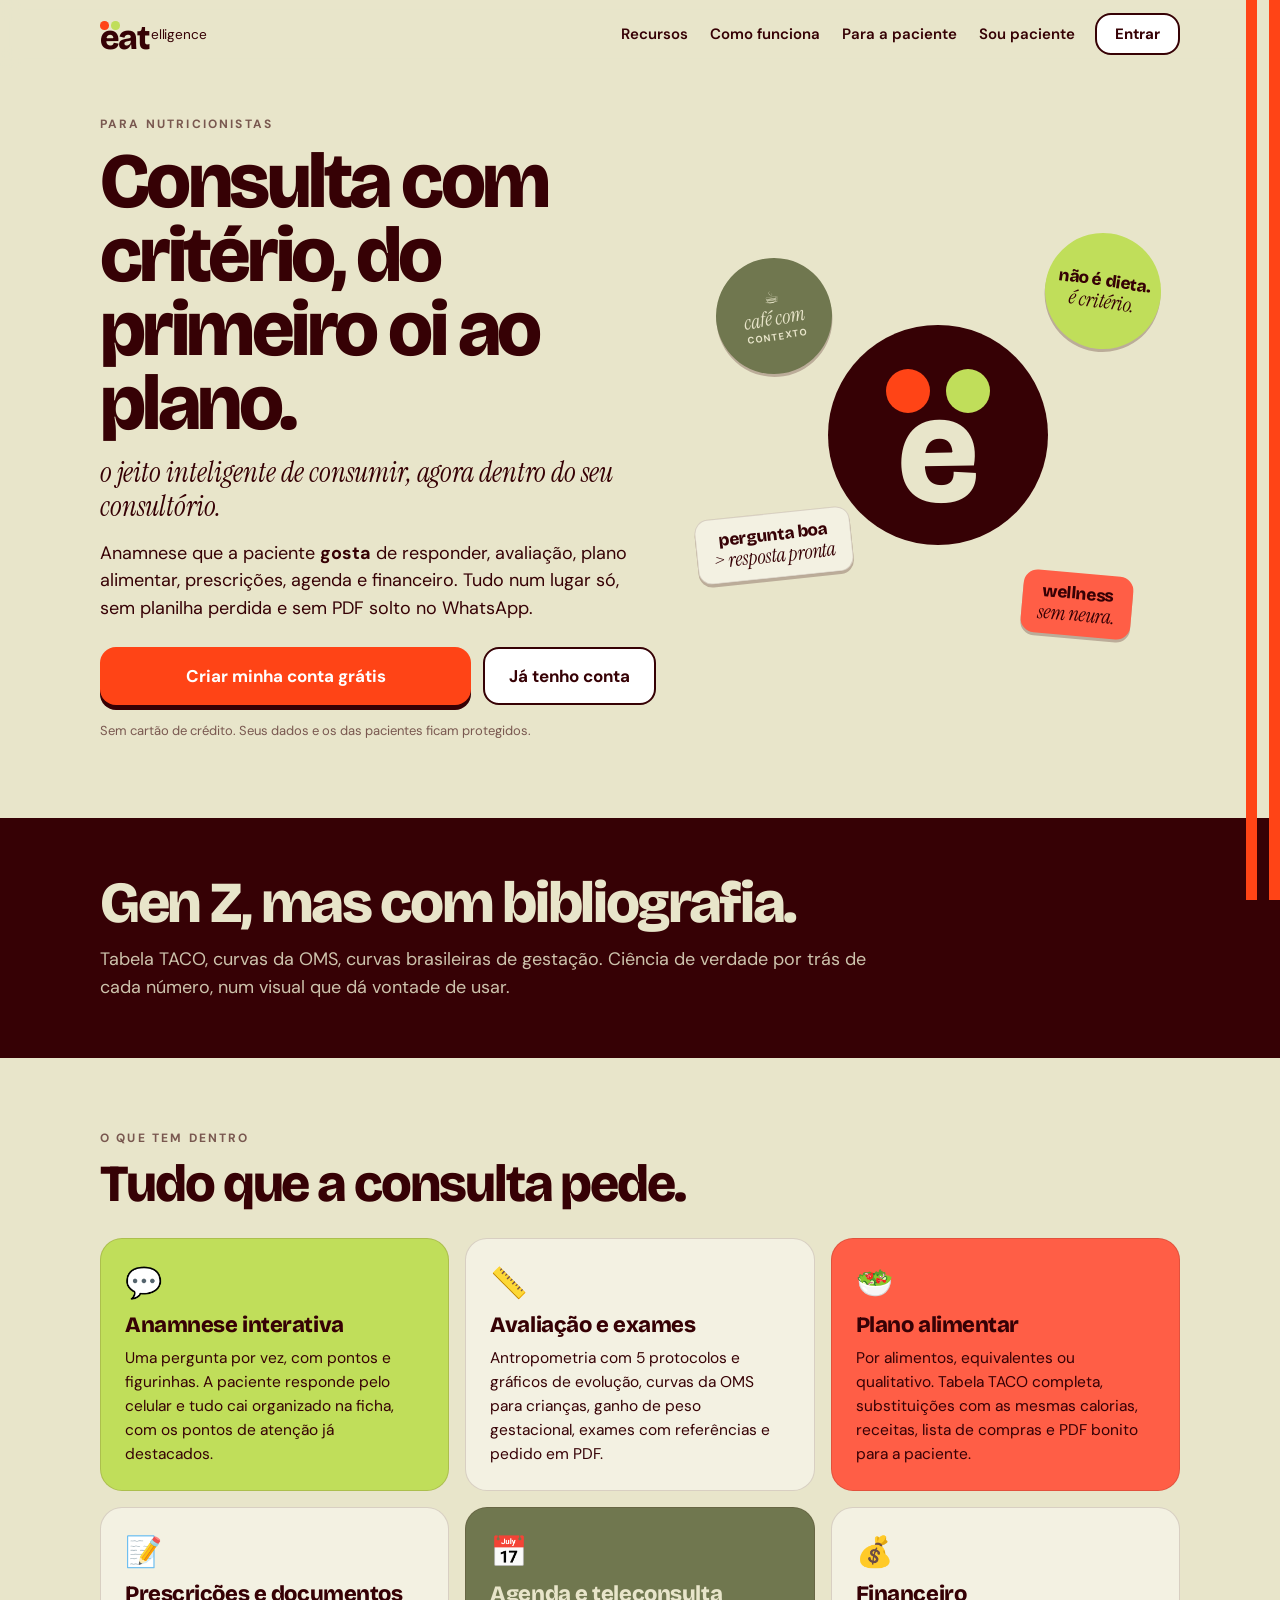
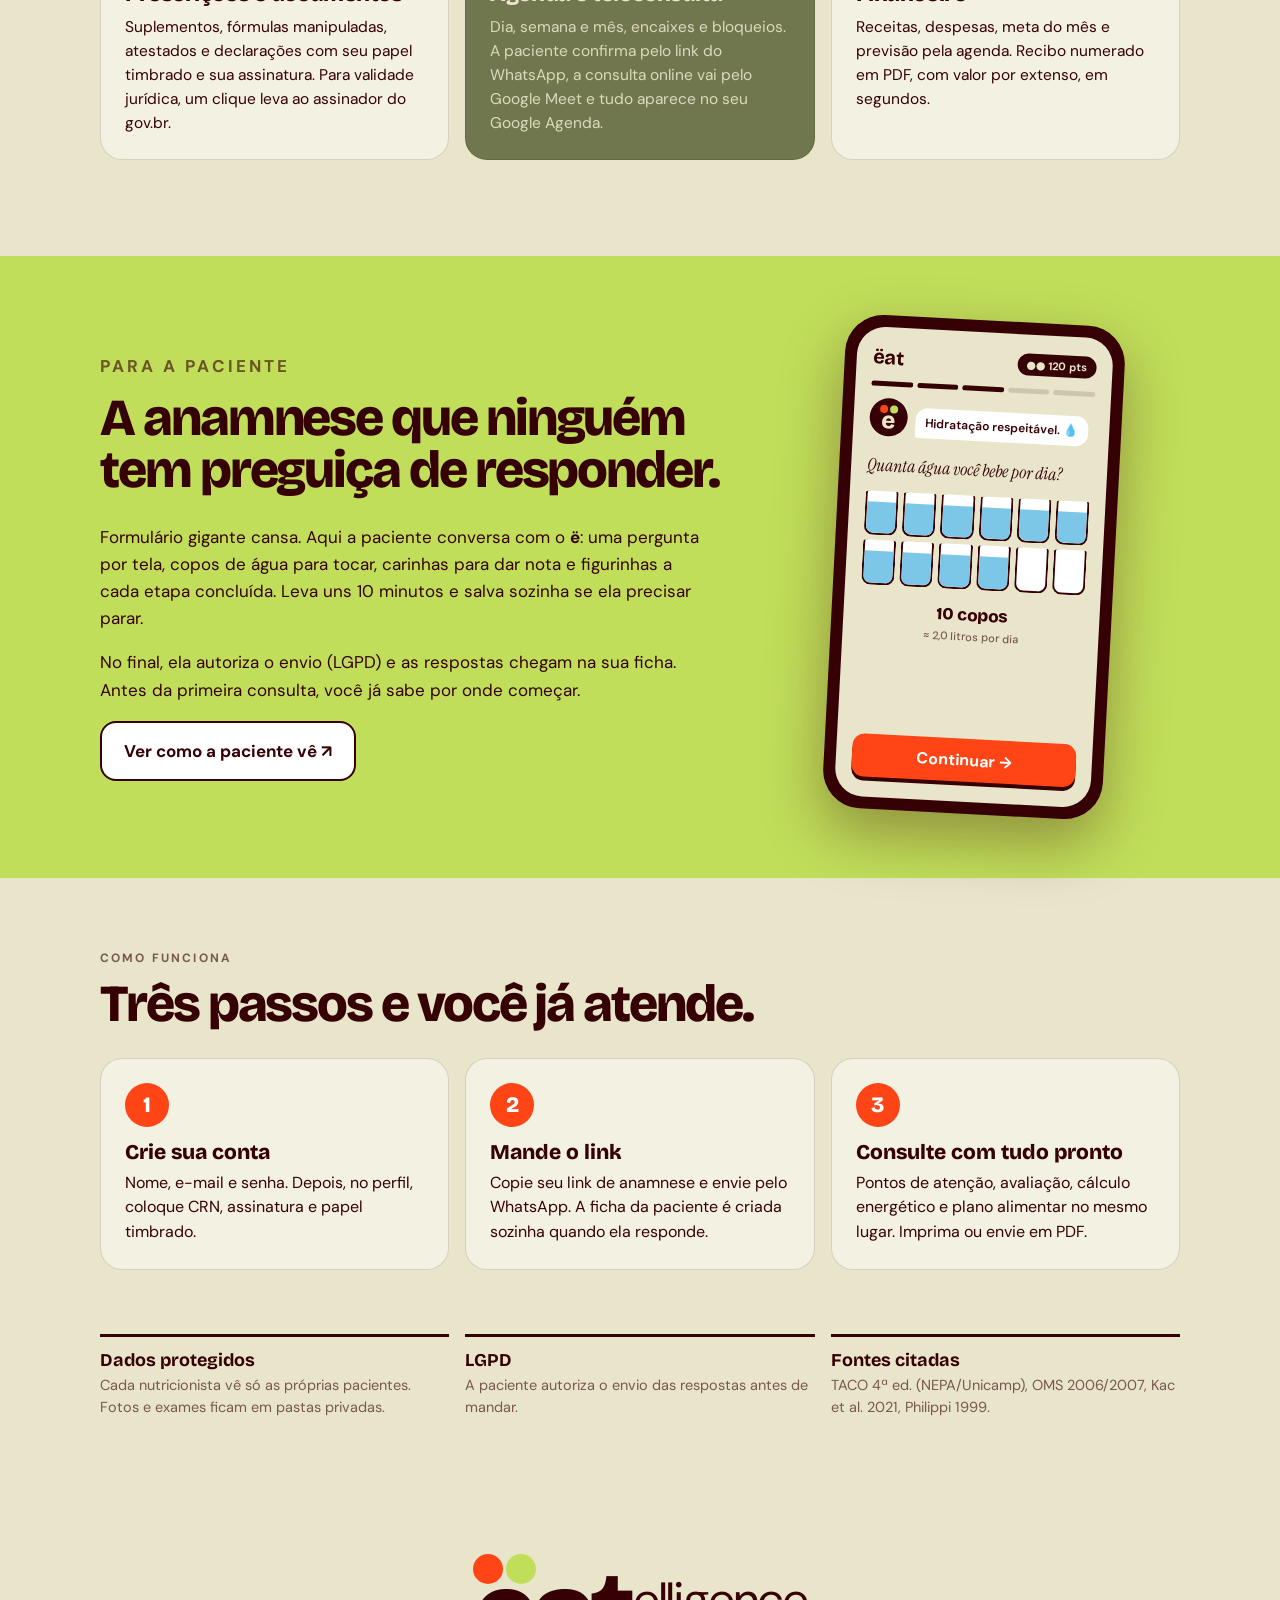
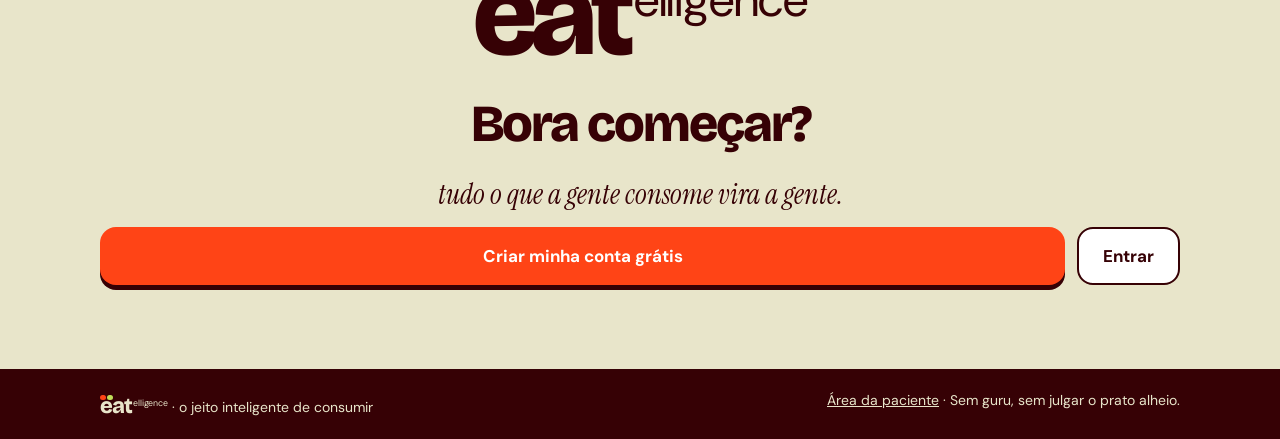
<file: index.html>
<!doctype html>
<html lang="pt-BR">
<head>
<meta charset="utf-8">
<meta name="viewport" content="width=device-width,initial-scale=1,viewport-fit=cover">
<meta name="theme-color" content="#E8E5CA">
<title>ëatelligence · o consultório de nutrição com critério</title>
<meta name="description" content="Anamnese que a paciente gosta de responder, avaliação, plano alimentar, prescrições, agenda e financeiro num só lugar. Para nutricionistas.">
<script>
  // links antigos de anamnese (com ?n= ou ?nome=) continuam funcionando: vão direto para o questionário
  (function () { var q = new URLSearchParams(location.search); if (q.has('n') || q.has('nome') || q.has('nutri')) location.replace('anamnese.html' + location.search); })();
</script>
<link rel="preconnect" href="https://fonts.googleapis.com">
<link rel="preconnect" href="https://fonts.gstatic.com" crossorigin>
<link href="https://fonts.googleapis.com/css2?family=Bricolage+Grotesque:opsz,wght@12..96,400..800&family=DM+Sans:opsz,wght@9..40,400..700&family=Instrument+Serif:ital@0;1&display=swap" rel="stylesheet">
<link rel="stylesheet" href="css/eat.css?v=20261121a">
<link rel="stylesheet" href="css/home.css?v=20261121a">
</head>
<body class="home">
<div class="listras" aria-hidden="true"><i></i><i></i></div>

<header class="home-topo">
  <div class="home-in home-topo-in">
    <a class="home-logo marca" href="#" aria-label="ëatelligence, início"><span class="m-e">e<i></i><i></i></span>at<span class="m-ell">elligence</span></a>
    <nav class="home-nav" aria-label="Seções">
      <a href="#recursos">Recursos</a>
      <a href="#como">Como funciona</a>
      <a href="#paciente">Para a paciente</a>
      <a href="minha-area.html">Sou paciente</a>
    </nav>
    <a class="btn sec home-entrar" href="painel.html">Entrar</a>
  </div>
</header>

<main>
  <!-- hero -->
  <section class="home-in hero-home">
    <div class="hero-texto">
      <p class="kicker-home">para nutricionistas</p>
      <h1>Consulta com critério, do primeiro oi ao plano.</h1>
      <p class="serif-home">o jeito inteligente de consumir, agora dentro do seu consultório.</p>
      <p class="hero-sub">Anamnese que a paciente <b>gosta</b> de responder, avaliação, plano alimentar, prescrições, agenda e financeiro. Tudo num lugar só, sem planilha perdida e sem PDF solto no WhatsApp.</p>
      <div class="hero-acoes">
        <a class="btn pri" href="painel.html#criar">Criar minha conta grátis</a>
        <a class="btn sec" href="painel.html">Já tenho conta</a>
      </div>
      <p class="nota">Sem cartão de crédito. Seus dados e os das pacientes ficam protegidos.</p>
    </div>
    <div class="hero-arte" aria-hidden="true">
      <div class="ee-grande-home"><i class="olho a"></i><i class="olho b"></i><span class="letra">e</span></div>
      <div class="fig t-lima redonda" style="--rot:8deg;top:2%;right:4%"><span class="g">não é dieta.</span><span class="s">é critério.</span></div>
      <div class="fig t-creme" style="--rot:-6deg;bottom:16%;left:0"><span class="g">pergunta boa</span><span class="s">&gt; resposta pronta</span></div>
      <div class="fig t-coral" style="--rot:5deg;bottom:2%;right:10%"><span class="g">wellness</span><span class="s">sem neura.</span></div>
      <div class="fig t-musgo redonda" style="--rot:-9deg;top:8%;left:4%"><span class="g">☕</span><span class="s">café com</span><span class="c">contexto</span></div>
    </div>
  </section>

  <!-- faixa manifesto -->
  <section class="faixa-bordo">
    <div class="home-in">
      <p class="faixa-titulo">Gen Z, mas com bibliografia.</p>
      <p class="faixa-sub">Tabela TACO, curvas da OMS, curvas brasileiras de gestação. Ciência de verdade por trás de cada número, num visual que dá vontade de usar.</p>
    </div>
  </section>

  <!-- recursos -->
  <section class="home-in secao" id="recursos">
    <p class="kicker-home">o que tem dentro</p>
    <h2>Tudo que a consulta pede.</h2>
    <div class="recursos">
      <article class="recurso t-lima">
        <span class="rec-ic" aria-hidden="true">💬</span>
        <h3>Anamnese interativa</h3>
        <p>Uma pergunta por vez, com pontos e figurinhas. A paciente responde pelo celular e tudo cai organizado na ficha, com os pontos de atenção já destacados.</p>
      </article>
      <article class="recurso t-creme">
        <span class="rec-ic" aria-hidden="true">📏</span>
        <h3>Avaliação e exames</h3>
        <p>Antropometria com 5 protocolos e gráficos de evolução, curvas da OMS para crianças, ganho de peso gestacional, exames com referências e pedido em PDF.</p>
      </article>
      <article class="recurso t-coral">
        <span class="rec-ic" aria-hidden="true">🥗</span>
        <h3>Plano alimentar</h3>
        <p>Por alimentos, equivalentes ou qualitativo. Tabela TACO completa, substituições com as mesmas calorias, receitas, lista de compras e PDF bonito para a paciente.</p>
      </article>
      <article class="recurso t-creme">
        <span class="rec-ic" aria-hidden="true">📝</span>
        <h3>Prescrições e documentos</h3>
        <p>Suplementos, fórmulas manipuladas, atestados e declarações com seu papel timbrado e sua assinatura. Para validade jurídica, um clique leva ao assinador do gov.br.</p>
      </article>
      <article class="recurso t-musgo">
        <span class="rec-ic" aria-hidden="true">📅</span>
        <h3>Agenda e teleconsulta</h3>
        <p>Dia, semana e mês, encaixes e bloqueios. A paciente confirma pelo link do WhatsApp, a consulta online vai pelo Google Meet e tudo aparece no seu Google Agenda.</p>
      </article>
      <article class="recurso t-creme">
        <span class="rec-ic" aria-hidden="true">💰</span>
        <h3>Financeiro</h3>
        <p>Receitas, despesas, meta do mês e previsão pela agenda. Recibo numerado em PDF, com valor por extenso, em segundos.</p>
      </article>
    </div>
  </section>

  <!-- paciente -->
  <section class="secao-paciente" id="paciente">
    <div class="home-in paciente-grade">
      <div>
        <p class="kicker-home">para a paciente</p>
        <h2>A anamnese que ninguém tem preguiça de responder.</h2>
        <p>Formulário gigante cansa. Aqui a paciente conversa com o <b>ë</b>: uma pergunta por tela, copos de água para tocar, carinhas para dar nota e figurinhas a cada etapa concluída. Leva uns 10 minutos e salva sozinha se ela precisar parar.</p>
        <p>No final, ela autoriza o envio (LGPD) e as respostas chegam na sua ficha. Antes da primeira consulta, você já sabe por onde começar.</p>
        <a class="btn sec" href="anamnese.html">Ver como a paciente vê ↗</a>
      </div>
      <div class="celular" aria-hidden="true">
        <div class="cel-tela">
          <div class="cel-topo"><b>ëat</b><span class="cel-pts">●● 120 pts</span></div>
          <div class="cel-barra"><i style="width:100%"></i><i style="width:100%"></i><i style="width:40%"></i><i></i><i></i></div>
          <div class="cel-guia"><span class="cel-ee"><i></i><i></i>e</span><span class="cel-balao">Hidratação respeitável. 💧</span></div>
          <p class="cel-perg">Quanta água você bebe por dia?</p>
          <div class="cel-copos"><i class="on"></i><i class="on"></i><i class="on"></i><i class="on"></i><i class="on"></i><i class="on"></i><i class="on"></i><i class="on"></i><i class="on"></i><i class="on"></i><i></i><i></i></div>
          <p class="cel-total">10 copos <small>≈ 2,0 litros por dia</small></p>
          <span class="cel-btn">Continuar →</span>
        </div>
      </div>
    </div>
  </section>

  <!-- como funciona -->
  <section class="home-in secao" id="como">
    <p class="kicker-home">como funciona</p>
    <h2>Três passos e você já atende.</h2>
    <ol class="passos">
      <li><span class="passo-n">1</span><h3>Crie sua conta</h3><p>Nome, e-mail e senha. Depois, no perfil, coloque CRN, assinatura e papel timbrado.</p></li>
      <li><span class="passo-n">2</span><h3>Mande o link</h3><p>Copie seu link de anamnese e envie pelo WhatsApp. A ficha da paciente é criada sozinha quando ela responde.</p></li>
      <li><span class="passo-n">3</span><h3>Consulte com tudo pronto</h3><p>Pontos de atenção, avaliação, cálculo energético e plano alimentar no mesmo lugar. Imprima ou envie em PDF.</p></li>
    </ol>
  </section>

  <!-- confiança -->
  <section class="home-in secao confianca">
    <div class="conf-item"><b>Dados protegidos</b><span>Cada nutricionista vê só as próprias pacientes. Fotos e exames ficam em pastas privadas.</span></div>
    <div class="conf-item"><b>LGPD</b><span>A paciente autoriza o envio das respostas antes de mandar.</span></div>
    <div class="conf-item"><b>Fontes citadas</b><span>TACO 4ª ed. (NEPA/Unicamp), OMS 2006/2007, Kac et al. 2021, Philippi 1999.</span></div>
  </section>

  <!-- cta final -->
  <section class="cta-final">
    <div class="home-in">
      <div class="marca marca-grande" role="img" aria-label="ëatelligence"><span class="m-e">e<i></i><i></i></span>at<span class="m-ell">elligence</span></div>
      <h2>Bora começar?</h2>
      <p class="serif-home">tudo o que a gente consome vira a gente.</p>
      <div class="hero-acoes" style="justify-content:center">
        <a class="btn pri" href="painel.html#criar">Criar minha conta grátis</a>
        <a class="btn sec" href="painel.html">Entrar</a>
      </div>
    </div>
  </section>
</main>

<footer class="home-rodape">
  <div class="home-in">
    <span><b class="marca marca-rodape"><span class="m-e">e<i></i><i></i></span>at<span class="m-ell">elligence</span></b> · o jeito inteligente de consumir</span>
    <span><a href="minha-area.html" style="color:inherit">Área da paciente</a> · Sem guru, sem julgar o prato alheio.</span>
  </div>
</footer>
</body>
</html>
</file>
<file: css/eat.css>
:root{
  --coral:#FF5E46; --laranja:#FF4416; --bordo:#360105; --lima:#C0DE5A; --musgo:#70774F; --creme:#E8E5CA;
  --papel:#F3F1E2; --linha:rgba(54,1,5,.14); --suave:rgba(54,1,5,.62);
  --titulo:'Bricolage Grotesque',system-ui,sans-serif;
  --serif:'Instrument Serif',Georgia,serif;
  --texto:'DM Sans',system-ui,sans-serif;
  --r:22px;
}
*{box-sizing:border-box}
html,body{margin:0}
body{font-family:var(--texto);background:var(--creme);color:var(--bordo);-webkit-font-smoothing:antialiased;min-height:100vh;overflow-x:hidden}
button{font:inherit;color:inherit}
.listras{position:fixed;top:0;right:0;bottom:0;width:34px;display:flex;gap:12px;justify-content:flex-end;pointer-events:none;z-index:0}
.listras i{width:11px;background:var(--laranja)}
@media (max-width:700px){.listras{width:18px;gap:6px}.listras i{width:6px}}

/* topo */
.topo{position:sticky;top:0;z-index:10;background:rgba(232,229,202,.92);backdrop-filter:blur(10px);-webkit-backdrop-filter:blur(10px);padding:14px 16px 12px}
.topo-in{max-width:660px;margin:0 auto;display:flex;align-items:center;gap:12px}
.logo{font-family:var(--titulo);font-weight:800;font-size:24px;letter-spacing:-.03em;line-height:1;display:flex;align-items:baseline;gap:6px}
.logo small{font-family:var(--texto);font-weight:600;font-size:11px;letter-spacing:.16em;text-transform:uppercase}
.pontos{margin-left:auto;display:flex;align-items:center;gap:6px;background:var(--bordo);color:var(--creme);border-radius:999px;padding:6px 12px 6px 8px;font-weight:700;font-size:14px}
.pontos b{display:inline-flex;gap:3px}
.pontos b i{width:8px;height:8px;border-radius:50%;background:var(--laranja)}
.pontos b i+i{background:var(--lima)}
.trilha{max-width:660px;margin:12px auto 0;display:flex;gap:6px}
.trilha .seg{flex:1;height:7px;border-radius:99px;background:var(--linha);overflow:hidden}
.trilha .seg i{display:block;height:100%;width:0;background:var(--bordo);border-radius:99px;transition:width .45s cubic-bezier(.2,.8,.2,1)}
.trilha .seg.atual i{background:var(--laranja)}
.etapa-label{max-width:660px;margin:8px auto 0;font-size:11px;font-weight:700;letter-spacing:.16em;text-transform:uppercase;color:var(--suave)}

main{position:relative;z-index:1;max-width:660px;margin:0 auto;padding:12px 16px 150px}

/* mascote ë */
.guia{display:flex;align-items:flex-end;gap:12px;margin:8px 0 16px}
.ee{flex:none;width:56px;height:56px;border-radius:50%;background:var(--bordo);position:relative;display:grid;place-items:center;animation:respira 3.2s ease-in-out infinite}
.ee .letra{font-family:var(--titulo);font-weight:800;font-size:38px;color:var(--creme);line-height:1;margin-top:8px}
.ee .olho{position:absolute;top:11px;width:12px;height:12px;border-radius:50%;animation:pisca 4.5s infinite}
.ee .olho.a{left:15px;background:var(--laranja)}
.ee .olho.b{right:15px;background:var(--lima);animation-delay:.05s}
.ee.feliz{animation:pula .5s ease}
.ee.grande{width:96px;height:96px}
.ee.grande .letra{font-size:66px;margin-top:12px}
.ee.grande .olho{width:20px;height:20px;top:18px}
.ee.grande .olho.a{left:25px}.ee.grande .olho.b{right:25px}
@keyframes pisca{0%,92%,100%{transform:scaleY(1)}95%{transform:scaleY(.1)}}
@keyframes respira{0%,100%{transform:translateY(0)}50%{transform:translateY(-3px)}}
@keyframes pula{0%{transform:scale(1)}40%{transform:scale(1.15) rotate(-6deg)}100%{transform:scale(1)}}
.balao{background:#fff;border-radius:18px 18px 18px 4px;padding:11px 15px;font-size:15px;line-height:1.4;font-weight:500;box-shadow:0 2px 0 var(--linha);max-width:100%;animation:entra .3s ease}

/* cartões */
.card{background:var(--papel);border-radius:var(--r);padding:28px 22px 26px;animation:entra .38s cubic-bezier(.2,.8,.2,1);border:1px solid var(--linha)}
@keyframes entra{from{opacity:0;transform:translateY(14px)}to{opacity:1;transform:none}}
.kicker{font-size:11px;font-weight:700;letter-spacing:.16em;text-transform:uppercase;color:var(--suave);margin:0 0 10px}
.pergunta{font-family:var(--serif);font-style:italic;font-weight:400;font-size:clamp(30px,7.2vw,42px);line-height:1.05;letter-spacing:-.01em;margin:0 0 8px}
.ajuda{color:var(--suave);margin:0 0 20px;font-size:15px;line-height:1.45}
.opcional{display:inline-block;font-size:11px;font-weight:700;letter-spacing:.12em;text-transform:uppercase;background:var(--creme);border-radius:99px;padding:3px 9px;margin-left:4px;vertical-align:middle;font-family:var(--texto);font-style:normal}

/* opções */
.opcoes{display:grid;gap:10px;grid-template-columns:repeat(auto-fill,minmax(148px,1fr))}
.op{border:2px solid var(--linha);background:#fff;border-radius:16px;padding:14px 14px;text-align:left;cursor:pointer;display:flex;gap:12px;align-items:center;font-weight:600;font-size:16px;line-height:1.25;transition:transform .15s,border-color .15s,background .15s}
.op .e{font-size:26px;line-height:1;flex:none}
.op:hover{transform:translateY(-2px);border-color:var(--bordo)}
.op.on{background:var(--bordo);color:var(--creme);border-color:var(--bordo)}
.op.on .e{animation:pula .4s}
.chips{display:flex;flex-wrap:wrap;gap:8px}
.chip{border:2px solid var(--linha);background:#fff;border-radius:999px;padding:10px 15px;font-weight:600;font-size:15px;cursor:pointer;display:inline-flex;gap:7px;align-items:center;transition:.15s}
.chip:hover{border-color:var(--bordo)}
.chip.on{background:var(--lima);border-color:var(--bordo)}
.chip.on::after{content:"✓";font-weight:800}

input.campo,textarea.campo{width:100%;font:inherit;font-size:20px;font-weight:600;padding:15px 17px;border:2px solid var(--linha);border-radius:16px;background:#fff;color:var(--bordo);outline:none;transition:border-color .15s}
textarea.campo{font-size:17px;font-weight:500;min-height:130px;resize:vertical;line-height:1.45}
input.campo:focus,textarea.campo:focus{border-color:var(--bordo);box-shadow:0 0 0 4px rgba(192,222,90,.55)}
.num{display:flex;gap:10px;align-items:center}
.num input{text-align:center;font-family:var(--titulo);font-size:34px;font-weight:800}
.mais{flex:none;width:58px;height:58px;border-radius:16px;border:2px solid var(--linha);background:#fff;font-size:28px;font-weight:700;cursor:pointer}
.mais:active{transform:scale(.94)}
.unid{font-weight:700;color:var(--suave);font-size:18px;flex:none}

.escala{display:grid;grid-template-columns:repeat(5,1fr);gap:8px}
.escala button{border:2px solid var(--linha);background:#fff;border-radius:16px;padding:12px 4px 10px;cursor:pointer;display:flex;flex-direction:column;align-items:center;gap:6px;transition:.15s}
.escala button .e{font-size:30px;line-height:1}
.escala button small{font-size:12px;font-weight:600;line-height:1.15;text-align:center}
.escala button:hover{transform:translateY(-2px)}
.escala button.on{background:var(--coral);border-color:var(--bordo)}

.regua{padding:8px 0 4px}
.regua .valor{font-family:var(--titulo);font-weight:800;font-size:64px;line-height:1;text-align:center;letter-spacing:-.03em}
.regua .valor span{font-size:22px;font-weight:600;margin-left:6px;letter-spacing:0}
.regua .emo{text-align:center;font-size:34px;margin:6px 0 10px}
input[type=range]{width:100%;-webkit-appearance:none;appearance:none;height:14px;border-radius:99px;background:linear-gradient(90deg,var(--lima) var(--p,50%),#fff var(--p,50%));border:2px solid var(--bordo);outline:none}
input[type=range]::-webkit-slider-thumb{-webkit-appearance:none;width:34px;height:34px;border-radius:50%;background:var(--laranja);border:3px solid var(--bordo);cursor:grab}
input[type=range]::-moz-range-thumb{width:30px;height:30px;border-radius:50%;background:var(--laranja);border:3px solid var(--bordo);cursor:grab}
.regua .ext{display:flex;justify-content:space-between;font-size:13px;font-weight:600;color:var(--suave);margin-top:8px}

.copos{display:grid;grid-template-columns:repeat(8,1fr);gap:7px}
.opcoes.largas{grid-template-columns:1fr}
.op .desc{display:block;font-weight:500;font-size:13px;opacity:.75;margin-top:3px;line-height:1.35}
.copo{aspect-ratio:3/4;border:2px solid var(--bordo);border-top-width:0;border-radius:4px 4px 14px 14px;background:#fff;cursor:pointer;position:relative;overflow:hidden;padding:0}
.copo::before{content:"";position:absolute;left:0;right:0;bottom:0;height:0;background:#7cc6e8;transition:height .3s cubic-bezier(.2,.8,.2,1)}
.copo.on::before{height:78%}
.copo.on{animation:pula .35s}
.agua-total{text-align:center;margin:16px 0 4px;font-family:var(--titulo);font-weight:800;font-size:28px}
.agua-total small{display:block;font-family:var(--texto);font-weight:500;font-size:14px;color:var(--suave)}
.link{background:none;border:none;text-decoration:underline;cursor:pointer;color:var(--suave);font-weight:600;padding:6px 0}

.freq{display:flex;flex-direction:column;gap:10px}
.freq-linha{background:#fff;border-radius:16px;padding:10px 12px;display:grid;grid-template-columns:minmax(110px,1fr) 2.4fr;gap:10px;align-items:center;border:2px solid transparent;transition:.2s}
.freq-linha.ok{border-color:var(--lima)}
.freq-nome{font-weight:700;display:flex;gap:8px;align-items:center;font-size:15px}
.freq-nome .e{font-size:22px}
.freq-ops{display:grid;grid-template-columns:repeat(4,1fr);gap:5px}
.freq-ops button{border:1.5px solid var(--linha);background:var(--papel);border-radius:10px;padding:8px 2px;font-size:12px;font-weight:700;cursor:pointer}
.freq-ops button.on{background:var(--bordo);color:var(--creme);border-color:var(--bordo)}
@media (max-width:520px){.freq-linha{grid-template-columns:1fr}}

/* abertura de etapa */
.abertura{border-radius:var(--r);padding:34px 24px 30px;position:relative;overflow:hidden;animation:entra .4s cubic-bezier(.2,.8,.2,1)}
.abertura .num-etapa{font-size:12px;font-weight:700;letter-spacing:.16em;text-transform:uppercase;margin:0 0 18px}
.abertura h2{font-family:var(--titulo);font-weight:800;font-size:clamp(40px,10vw,62px);line-height:.95;letter-spacing:-.035em;margin:0 0 14px}
.abertura p{font-family:var(--serif);font-style:italic;font-size:24px;line-height:1.2;margin:0;max-width:30ch}
.abertura .trema{position:absolute;right:22px;top:24px;display:flex;gap:10px}
.abertura .trema i{width:30px;height:24px;border-radius:50%;background:currentColor;opacity:.9}
.t-lima{background:var(--lima);color:var(--bordo)}
.t-coral{background:var(--coral);color:var(--bordo)}
.t-bordo{background:var(--bordo);color:var(--creme)}
.t-musgo{background:var(--musgo);color:var(--creme)}
.t-creme{background:var(--papel);color:var(--bordo);border:1px solid var(--linha)}

/* figurinhas */
.conquista{display:flex;align-items:center;gap:16px;margin:0 0 18px;padding:14px 16px;background:#fff;border-radius:18px;border:1px solid var(--linha);animation:entra .4s}
.conquista .tit{font-size:11px;font-weight:700;letter-spacing:.16em;text-transform:uppercase;color:var(--suave)}
.conquista .nome{font-family:var(--titulo);font-weight:800;font-size:19px;letter-spacing:-.01em}
.fig{flex:none;display:inline-flex;flex-direction:column;align-items:center;justify-content:center;text-align:center;padding:12px 16px;border-radius:14px;line-height:1;transform:rotate(var(--rot,-4deg));box-shadow:0 3px 0 rgba(54,1,5,.25);animation:cola .55s cubic-bezier(.2,1.6,.4,1)}
.fig .g{font-family:var(--titulo);font-weight:800;font-size:17px;letter-spacing:-.02em}
.fig .s{font-family:var(--serif);font-style:italic;font-size:20px;margin-top:2px}
.fig .c{font-family:var(--texto);font-weight:700;font-size:9.5px;letter-spacing:.12em;text-transform:uppercase;margin-top:5px}
.fig.redonda{border-radius:50%;width:116px;height:116px;padding:10px}
.fig.oval{border-radius:50%;padding:18px 22px}
@keyframes cola{0%{transform:scale(1.8) rotate(12deg);opacity:0}100%{transform:scale(1) rotate(var(--rot,-4deg));opacity:1}}
.album{display:flex;flex-wrap:wrap;gap:18px 14px;justify-content:center;padding:18px 4px 8px}
.album .fig{animation-delay:calc(var(--i)*90ms);animation-fill-mode:both}

/* boas-vindas / final */
.hero{text-align:left}
.hero h1{font-family:var(--titulo);font-weight:800;font-size:clamp(44px,11vw,72px);line-height:.92;letter-spacing:-.04em;margin:18px 0 12px}
.hero .serif{font-family:var(--serif);font-style:italic;font-size:26px;line-height:1.15;margin:0 0 18px}
.hero p{font-size:16px;line-height:1.55;margin:0 0 12px}
.lista-etapas{display:flex;flex-wrap:wrap;gap:8px;margin:18px 0 6px}
.lista-etapas span{font-size:13px;font-weight:700;border:1.5px solid var(--bordo);border-radius:99px;padding:6px 11px}
.nota{font-size:13px;color:var(--suave);margin-top:16px;line-height:1.5}
.acoes{display:flex;flex-direction:column;gap:10px;margin-top:20px}

/* navegação */
.nav{position:fixed;left:0;right:0;bottom:0;z-index:20;padding:22px 16px calc(16px + env(safe-area-inset-bottom));background:linear-gradient(rgba(232,229,202,0),var(--creme) 35%)}
.nav-in{max-width:660px;margin:0 auto;display:flex;gap:10px}
.btn{border:none;border-radius:16px;padding:17px 22px;font-weight:700;font-size:17px;cursor:pointer;transition:transform .1s, box-shadow .1s;display:inline-flex;align-items:center;justify-content:center;gap:8px;text-decoration:none}
.btn.pri{flex:1;background:var(--laranja);color:#fff;box-shadow:0 5px 0 var(--bordo)}
.btn.pri:active{transform:translateY(4px);box-shadow:0 1px 0 var(--bordo)}
.btn.pri:disabled{background:#d8d3b4;color:rgba(54,1,5,.45);box-shadow:0 5px 0 rgba(54,1,5,.2);cursor:not-allowed}
.btn.sec{background:#fff;color:var(--bordo);border:2px solid var(--bordo)}
.btn.esc{background:var(--bordo);color:var(--creme);box-shadow:0 5px 0 #000}
.btn.zap{background:#25D366;color:#073b1d;box-shadow:0 5px 0 var(--bordo)}
.treme{animation:treme .35s}
@keyframes treme{20%,60%{transform:translateX(-6px)}40%,80%{transform:translateX(6px)}}

.mais-pontos{position:fixed;z-index:50;pointer-events:none;font-family:var(--titulo);font-weight:800;font-size:22px;color:var(--laranja);animation:sobe 1s ease forwards}
@keyframes sobe{to{transform:translateY(-60px);opacity:0}}
.confete{position:fixed;top:-20px;z-index:60;pointer-events:none;border-radius:50%;animation:cai linear forwards}
@keyframes cai{to{transform:translateY(110vh) rotate(540deg)}}

/* painel */
.painel h1{font-family:var(--titulo);font-weight:800;font-size:44px;letter-spacing:-.035em;line-height:1;margin:10px 0 6px}
.painel .bloco{background:var(--papel);border:1px solid var(--linha);border-radius:var(--r);padding:20px;margin:16px 0}
.painel h2{font-family:var(--titulo);font-weight:800;font-size:22px;letter-spacing:-.02em;margin:0 0 12px}
.painel label{display:block;font-size:12px;font-weight:700;letter-spacing:.1em;text-transform:uppercase;margin:12px 0 6px;color:var(--suave)}
.painel input.campo,.painel textarea.campo{font-size:16px;font-weight:500;padding:12px 14px}
.painel textarea.campo{min-height:90px}
.linha-btn{display:flex;flex-wrap:wrap;gap:8px;margin-top:12px}
.linha-btn .btn{padding:12px 16px;font-size:15px}
.linkbox{word-break:break-all;background:#fff;border-radius:12px;padding:12px;font-size:13px;margin-top:12px;border:1px dashed var(--bordo)}
.pac{display:flex;align-items:center;gap:12px;background:#fff;border-radius:16px;padding:14px;margin-top:10px;cursor:pointer;border:2px solid transparent;width:100%;text-align:left}
.pac:hover{border-color:var(--bordo)}
.pac .av{width:42px;height:42px;border-radius:50%;background:var(--lima);display:grid;place-items:center;font-family:var(--titulo);font-weight:800;font-size:18px;flex:none}
.pac .info{flex:1;min-width:0}
.pac .info b{display:block;font-size:16px}
.pac .info span{font-size:13px;color:var(--suave)}
.vazio{color:var(--suave);font-style:italic;font-family:var(--serif);font-size:20px}
.resumo{display:grid;grid-template-columns:repeat(auto-fit,minmax(130px,1fr));gap:10px;margin:14px 0}
.resumo div{background:#fff;border-radius:14px;padding:12px}
.resumo small{display:block;font-size:11px;font-weight:700;letter-spacing:.12em;text-transform:uppercase;color:var(--suave)}
.resumo b{font-family:var(--titulo);font-size:22px;font-weight:800}
.alertas{list-style:none;padding:0;margin:0;display:flex;flex-direction:column;gap:6px}
.alertas li{background:#fff;border-left:5px solid var(--laranja);border-radius:10px;padding:9px 12px;font-size:15px}
.secao-resp h3{font-family:var(--titulo);font-weight:800;font-size:18px;margin:18px 0 8px;padding-bottom:6px;border-bottom:2px solid var(--bordo)}
.secao-resp dl{margin:0;display:grid;grid-template-columns:minmax(140px,38%) 1fr;gap:8px 14px}
.secao-resp dt{font-size:14px;color:var(--suave)}
.secao-resp dd{margin:0;font-weight:600;font-size:15px;white-space:pre-wrap}
@media (max-width:520px){.secao-resp dl{grid-template-columns:1fr}.secao-resp dd{margin-bottom:6px}}
@media print{
  .topo,.nav,.listras,.nao-imprime{display:none!important}
  body{background:#fff}
  .painel .bloco{border:none;padding:0}
  main{padding:0}
}
@media (prefers-reduced-motion:reduce){*{animation:none!important;transition:none!important}}

/* ===== painel: login e lista ===== */
.auth{max-width:440px;margin:24px auto 0}
.auth .hero h1{font-size:clamp(40px,10vw,56px)}
.abas{display:flex;gap:6px;background:var(--papel);border:1px solid var(--linha);border-radius:14px;padding:4px;margin:18px 0 4px}
.abas button{flex:1;border:none;background:none;border-radius:10px;padding:10px;font-weight:700;cursor:pointer;color:var(--suave)}
.abas button.on{background:var(--bordo);color:var(--creme)}
.form-msg{margin:12px 0 0;font-size:14px;line-height:1.45;border-radius:12px;padding:10px 12px}
.form-msg.erro{background:#ffe1db;color:#8a1300}
.form-msg.ok{background:#eaf5c8;color:#2f3b06}
.form-msg:empty{display:none}
.painel .btn.pri{flex:none}
.usuario{margin-left:auto;display:flex;align-items:center;gap:8px}
.usuario .nome{font-weight:700;font-size:14px;max-width:160px;overflow:hidden;text-overflow:ellipsis;white-space:nowrap}
.usuario .btn{padding:8px 12px;font-size:14px}
@media (max-width:520px){.usuario .nome{display:none}}
.busca{margin:6px 0 4px}
.selo-nova{font-size:11px;font-weight:800;letter-spacing:.08em;text-transform:uppercase;background:var(--laranja);color:#fff;border-radius:99px;padding:3px 8px;margin-left:6px;vertical-align:middle}
.cabeca-lista{display:flex;align-items:center;gap:10px;flex-wrap:wrap}
.cabeca-lista h2{margin:0}
.cabeca-lista .btn{margin-left:auto;padding:8px 12px;font-size:14px}
.carregando{color:var(--suave);font-family:var(--serif);font-style:italic;font-size:20px;padding:10px 0}
.consentimento{display:flex;gap:12px;align-items:flex-start;text-align:left;background:#fff;border:2px solid var(--linha);border-radius:16px;padding:14px;cursor:pointer;font-size:15px;line-height:1.45}
.consentimento input{width:22px;height:22px;accent-color:var(--bordo);flex:none;margin-top:1px}
.enviado{display:inline-flex;align-items:center;gap:8px;background:var(--lima);border-radius:99px;padding:8px 14px;font-weight:700}

/* ===== visualizador de PDF ===== */
.visualizador{position:fixed;inset:0;z-index:300;background:rgba(54,1,5,.88);display:flex;flex-direction:column}
.vis-barra{display:flex;align-items:center;gap:10px;padding:12px 16px;background:var(--creme);box-shadow:0 2px 12px rgba(0,0,0,.2)}
.vis-barra b{flex:1;min-width:0;overflow:hidden;text-overflow:ellipsis;white-space:nowrap;font-size:14px}
.vis-barra .btn{padding:9px 14px;font-size:14px}
.vis-paginas{flex:1;overflow:auto;padding:16px 12px 40px;display:flex;flex-direction:column;align-items:center;gap:14px}
.vis-pagina{display:block;background:#fff;box-shadow:0 6px 24px rgba(0,0,0,.35);max-width:100%}
.vis-aviso{color:var(--creme);font-family:var(--serif);font-style:italic;font-size:20px;margin-top:40px}

/* ===== assinatura ===== */
.campo-assinatura{margin-top:4px}
.ass-previa{background:#fff;border:2px dashed var(--linha);border-radius:14px;min-height:90px;display:grid;place-items:center;padding:10px}
.ass-previa img{max-width:100%;max-height:110px}
.ass-caixa{background:#fff;border-radius:14px;padding:12px;margin-top:10px}
.ass-pad{width:100%;height:auto;aspect-ratio:3/1;background:#fff;border:2px solid var(--bordo);border-radius:12px;touch-action:none;cursor:crosshair;background-image:linear-gradient(transparent calc(75% - 1px),rgba(54,1,5,.25) 75%,transparent calc(75% + 1px))}

/* link da paciente: nome obrigatório */
.rotulo-campo{display:block;font-size:12px;font-weight:700;letter-spacing:.12em;text-transform:uppercase;margin:4px 0 6px}
.obrig{color:var(--laranja)}
.campo.invalido{border-color:var(--laranja);box-shadow:0 0 0 3px rgba(255,68,22,.18)}
.linkbox.vazio{color:var(--suave);font-style:italic;word-break:normal}
.btn.desligado{opacity:.45}

/* área da paciente (lado da nutri) */
.area-ctrl{display:inline-flex;align-items:center;gap:8px;flex-wrap:wrap}
.link.area{color:var(--musgo);font-weight:700}
.selo-area{display:inline-block;background:var(--lima);color:var(--bordo);border-radius:99px;padding:2px 9px;font-size:12px;font-weight:700;white-space:nowrap}
.painel .acesso-paciente{border:2px solid var(--lima)}
</file>
<file: css/home.css>
/* ===== página inicial ===== */
body.home{overflow-x:hidden}
html{scroll-behavior:smooth}
.home-in{max-width:1120px;margin:0 auto;padding:0 20px}
.home-topo{position:sticky;top:0;z-index:20;background:rgba(232,229,202,.92);backdrop-filter:blur(10px);-webkit-backdrop-filter:blur(10px)}
.home-topo-in{display:flex;align-items:center;gap:20px;height:68px}
.home-logo{font-size:34px;text-decoration:none}
/* logotipo ëatelligence: "ëat" com trema laranja + lima, "elligence" pequeno no alto */
.marca{font-family:var(--titulo);font-weight:800;letter-spacing:-.045em;line-height:1;color:var(--bordo);white-space:nowrap;display:inline-block;padding-top:.26em}
.marca .m-e{position:relative;display:inline-block}
.marca .m-e i{position:absolute;top:.0em;width:.25em;height:.25em;border-radius:50%;background:var(--laranja);left:0}
.marca .m-e i+i{left:auto;right:-.04em;background:var(--lima)}
.marca .m-ell{font-family:var(--texto);font-weight:400;letter-spacing:-.01em;font-size:.4em;position:relative;top:-.78em;margin-left:.1em}
.marca-grande{font-size:clamp(64px,11vw,120px);margin-bottom:24px}
.marca-rodape{font-size:22px;color:var(--creme);padding-top:.15em}
.home-nav{display:flex;gap:22px;margin-left:auto}
.home-nav a{color:var(--bordo);text-decoration:none;font-weight:600;font-size:15px}
.home-nav a:hover{text-decoration:underline}
.home-entrar{padding:9px 18px;font-size:15px}
@media (max-width:760px){.home-nav{display:none}.home-entrar{margin-left:auto}}

.kicker-home{font-size:12px;font-weight:700;letter-spacing:.18em;text-transform:uppercase;color:var(--suave);margin:0 0 12px}
.serif-home{font-family:var(--serif);font-style:italic;font-size:clamp(22px,3vw,28px);line-height:1.2;margin:0 0 16px}

.hero-home{display:grid;grid-template-columns:1.15fr 1fr;gap:40px;align-items:center;padding-top:48px;padding-bottom:64px}
.hero-texto h1{font-family:var(--titulo);font-weight:800;font-size:clamp(42px,6.4vw,78px);line-height:.95;letter-spacing:-.045em;margin:0 0 16px}
.hero-sub{font-size:18px;line-height:1.55;margin:0 0 24px;max-width:34em}
.hero-acoes{display:flex;flex-wrap:wrap;gap:12px;margin-bottom:12px}
.hero-acoes .btn{padding:16px 24px}
.hero-arte{position:relative;min-height:420px}
.hero-arte .fig{position:absolute}
.ee-grande-home{position:absolute;inset:0;margin:auto;width:220px;height:220px;border-radius:50%;background:var(--bordo);display:grid;place-items:center;animation:respira 3.2s ease-in-out infinite}
.ee-grande-home .letra{font-family:var(--titulo);font-weight:800;font-size:150px;line-height:1;color:var(--creme);margin-top:34px}
.ee-grande-home .olho{position:absolute;top:44px;width:44px;height:44px;border-radius:50%;animation:pisca 4.5s infinite}
.ee-grande-home .olho.a{left:58px;background:var(--laranja)}
.ee-grande-home .olho.b{right:58px;background:var(--lima)}
@media (max-width:860px){
  .hero-home{grid-template-columns:1fr;padding-top:28px;gap:10px}
  .hero-arte{min-height:300px;order:-1}
  .ee-grande-home{width:150px;height:150px}
  .ee-grande-home .letra{font-size:100px;margin-top:22px}
  .ee-grande-home .olho{width:30px;height:30px;top:30px}
  .ee-grande-home .olho.a{left:40px}.ee-grande-home .olho.b{right:40px}
  .hero-arte .fig{transform:rotate(var(--rot)) scale(.82)}
}

.faixa-bordo{background:var(--bordo);color:var(--creme);padding:56px 0}
.faixa-titulo{font-family:var(--titulo);font-weight:800;font-size:clamp(34px,5vw,58px);letter-spacing:-.04em;line-height:1;margin:0 0 14px}
.faixa-sub{font-size:18px;line-height:1.55;max-width:44em;margin:0;color:rgba(232,229,202,.85)}

.secao{padding-top:72px;padding-bottom:24px}
.secao h2,.secao-paciente h2,.cta-final h2{font-family:var(--titulo);font-weight:800;font-size:clamp(32px,4.4vw,52px);letter-spacing:-.04em;line-height:1;margin:0 0 28px}
.recursos{display:grid;grid-template-columns:repeat(auto-fill,minmax(300px,1fr));gap:16px}
.recurso{border-radius:22px;padding:24px;border:1px solid var(--linha)}
.recurso.t-creme{background:var(--papel)}
.rec-ic{font-size:30px;display:block;margin-bottom:10px}
.recurso h3{font-family:var(--titulo);font-weight:800;font-size:22px;letter-spacing:-.02em;margin:0 0 8px}
.recurso p{margin:0;line-height:1.55;font-size:15.5px}
.recurso.t-musgo p{color:rgba(232,229,202,.9)}

.secao-paciente{background:var(--lima);margin-top:72px;padding:64px 0}
.paciente-grade{display:grid;grid-template-columns:1.2fr .8fr;gap:48px;align-items:center}
.paciente-grade p{font-size:17px;line-height:1.6;max-width:36em}
@media (max-width:860px){.paciente-grade{grid-template-columns:1fr}}
.celular{justify-self:center;width:280px;border-radius:38px;background:var(--bordo);padding:12px;box-shadow:0 24px 60px rgba(54,1,5,.35);transform:rotate(3deg)}
.cel-tela{background:var(--creme);border-radius:28px;padding:18px 16px 20px;min-height:470px;display:flex;flex-direction:column;gap:12px}
.cel-topo{display:flex;align-items:center;justify-content:space-between;font-family:var(--titulo);font-size:20px}
.cel-pts{font-family:var(--texto);font-size:11px;font-weight:700;background:var(--bordo);color:var(--creme);border-radius:99px;padding:4px 9px}
.cel-barra{display:flex;gap:4px}
.cel-barra i{flex:1;height:5px;border-radius:9px;background:var(--linha);position:relative;overflow:hidden}
.cel-barra i[style]{background:linear-gradient(90deg,var(--bordo) var(--w,100%),var(--linha) 0)}
.cel-guia{display:flex;align-items:flex-end;gap:8px}
.cel-ee{position:relative;flex:none;width:38px;height:38px;border-radius:50%;background:var(--bordo);color:var(--creme);display:grid;place-items:center;font-family:var(--titulo);font-weight:800;font-size:24px;padding-top:6px;box-sizing:border-box}
.cel-ee i{position:absolute;top:7px;width:8px;height:8px;border-radius:50%;background:var(--laranja);left:10px}
.cel-ee i+i{left:auto;right:10px;background:var(--lima)}
.cel-balao{background:#fff;border-radius:12px 12px 12px 3px;padding:7px 10px;font-size:12px;font-weight:600}
.cel-perg{font-family:var(--serif);font-style:italic;font-size:24px;line-height:1.05;margin:4px 0 0}
.cel-copos{display:grid;grid-template-columns:repeat(6,1fr);gap:5px}
.cel-copos i{aspect-ratio:3/4;border:2px solid var(--bordo);border-top:0;border-radius:3px 3px 9px 9px;background:#fff;position:relative;overflow:hidden}
.cel-copos i.on::after{content:"";position:absolute;inset:auto 0 0 0;height:75%;background:#7cc6e8}
.cel-total{text-align:center;font-family:var(--titulo);font-weight:800;font-size:20px;margin:0}
.cel-total small{display:block;font-family:var(--texto);font-weight:500;font-size:11px;color:var(--suave)}
.cel-btn{margin-top:auto;background:var(--laranja);color:#fff;text-align:center;border-radius:12px;padding:11px;font-weight:700;box-shadow:0 4px 0 var(--bordo)}

.passos{list-style:none;padding:0;margin:0;display:grid;grid-template-columns:repeat(auto-fit,minmax(240px,1fr));gap:16px}
.passos li{background:var(--papel);border:1px solid var(--linha);border-radius:22px;padding:24px}
.passo-n{display:grid;place-items:center;width:44px;height:44px;border-radius:50%;background:var(--laranja);color:#fff;font-family:var(--titulo);font-weight:800;font-size:22px;margin-bottom:12px}
.passos h3{font-family:var(--titulo);font-weight:800;font-size:21px;margin:0 0 6px}
.passos p{margin:0;line-height:1.55}

.confianca{display:grid;grid-template-columns:repeat(auto-fit,minmax(240px,1fr));gap:16px;padding-top:40px}
.conf-item{border-top:3px solid var(--bordo);padding-top:12px;display:flex;flex-direction:column;gap:4px}
.conf-item b{font-family:var(--titulo);font-size:18px}
.conf-item span{font-size:14.5px;line-height:1.5;color:var(--suave)}

.cta-final{text-align:center;padding:80px 0 72px}
.cta-final .fig{transform:rotate(var(--rot))}
.home-rodape{background:var(--bordo);color:var(--creme);padding:22px 0 calc(22px + env(safe-area-inset-bottom));font-size:14px}
.home-rodape .home-in{display:flex;flex-wrap:wrap;gap:8px 24px;justify-content:space-between}
.home .listras{z-index:30}
.home main{max-width:none;margin:0;padding:0}
</file>
